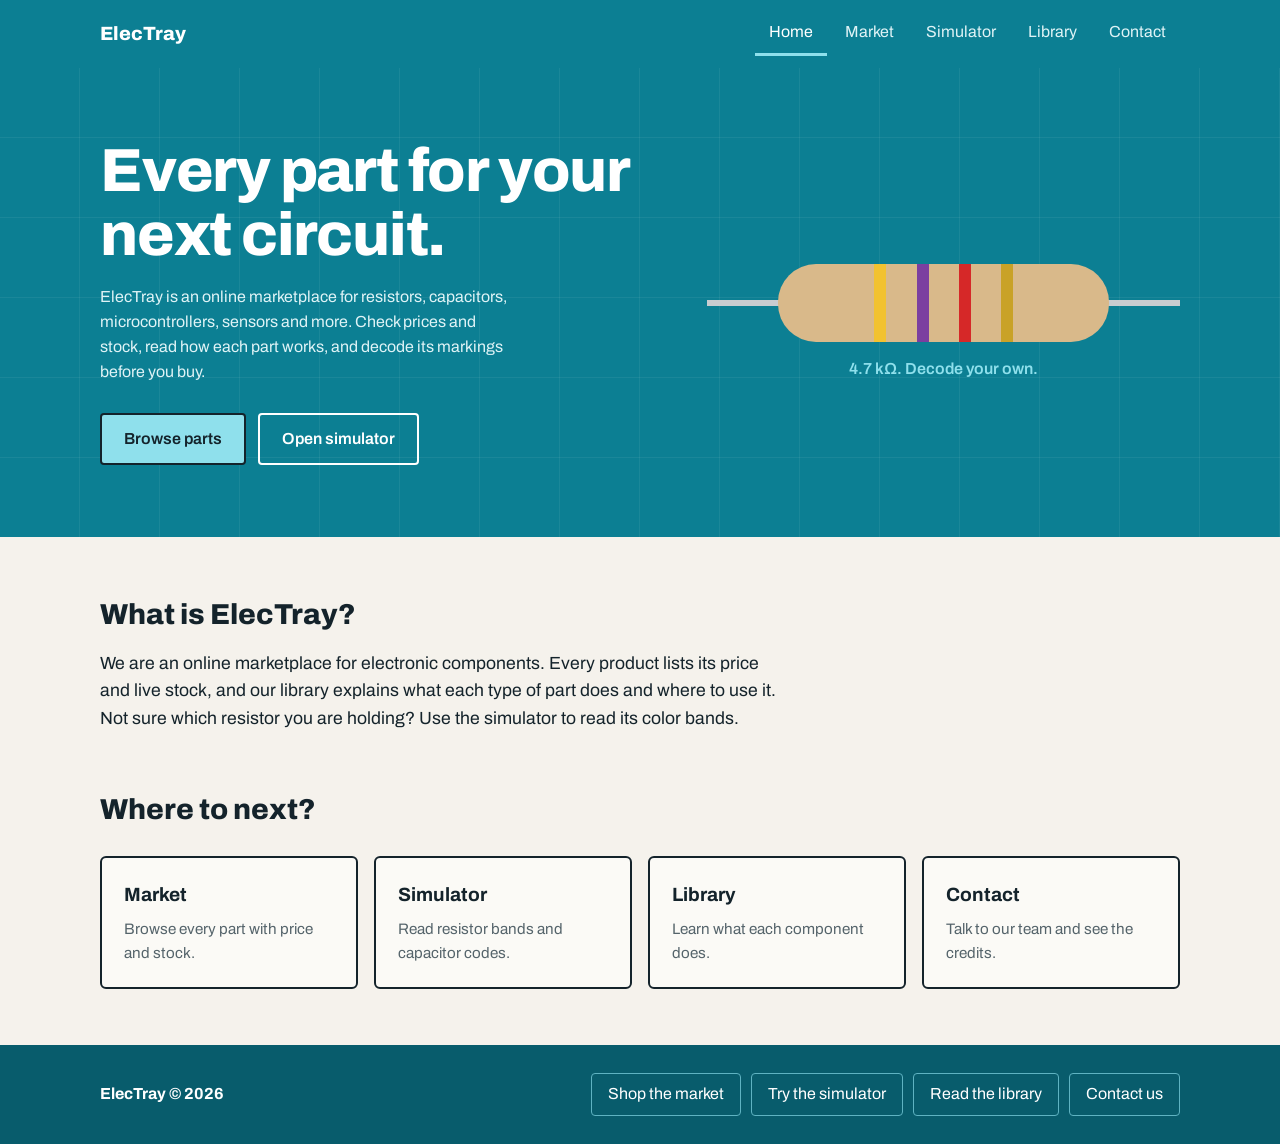
<file: index.html>
<!DOCTYPE html>
<html lang="en">
<head>
<meta charset="UTF-8">
<meta name="viewport" content="width=device-width, initial-scale=1">
<title>Home | ElecTray</title>
<link rel="stylesheet" href="styling-main.css">
</head>
<body>
<!-- navbar section -->
<nav id="navbar"></nav>

<main>
<!-- hero section -->
<section class="hero">
  <div class="wrap">
    <div>
      <h1>Every part for your next circuit.</h1>
      <p>ElecTray is an online marketplace for resistors, capacitors, microcontrollers, sensors and more. Check prices and stock, read how each part works, and decode its markings before you buy.</p>
      <div class="hero-actions">
        <a class="btn" href="market.html">Browse parts</a>
        <a class="btn ghost" href="simulator.html">Open simulator</a>
      </div>
    </div>
    <a class="resistor" href="simulator.html" aria-label="Open the resistor simulator">
      <div class="res-body"><i style="background:#f2c230"></i><i style="background:#7b3fa0"></i><i style="background:#d62828"></i><i style="background:#c9a227"></i></div>
      <span class="res-caption">4.7 kΩ. Decode your own.</span>
    </a>
  </div>
</section>

<!-- about section -->
<section class="section">
  <div class="wrap">
    <h2>What is ElecTray?</h2>
    <p class="about">We are an online marketplace for electronic components. Every product lists its price and live stock, and our library explains what each type of part does and where to use it. Not sure which resistor you are holding? Use the simulator to read its color bands.</p>
  </div>
</section>

<!-- shortcuts section -->
<section class="section" style="padding-top:0">
  <div class="wrap">
    <h2>Where to next?</h2>
    <div class="paths">
      <a class="path" href="market.html"><h3>Market</h3><span>Browse every part with price and stock.</span></a>
      <a class="path" href="simulator.html"><h3>Simulator</h3><span>Read resistor bands and capacitor codes.</span></a>
      <a class="path" href="library.html"><h3>Library</h3><span>Learn what each component does.</span></a>
      <a class="path" href="contact.html"><h3>Contact</h3><span>Talk to our team and see the credits.</span></a>
    </div>
  </div>
</section>
</main>

<!-- footer section -->
<footer id="footer"></footer>
<script src="functing-layout.js"></script>
</body>
</html>
</file>
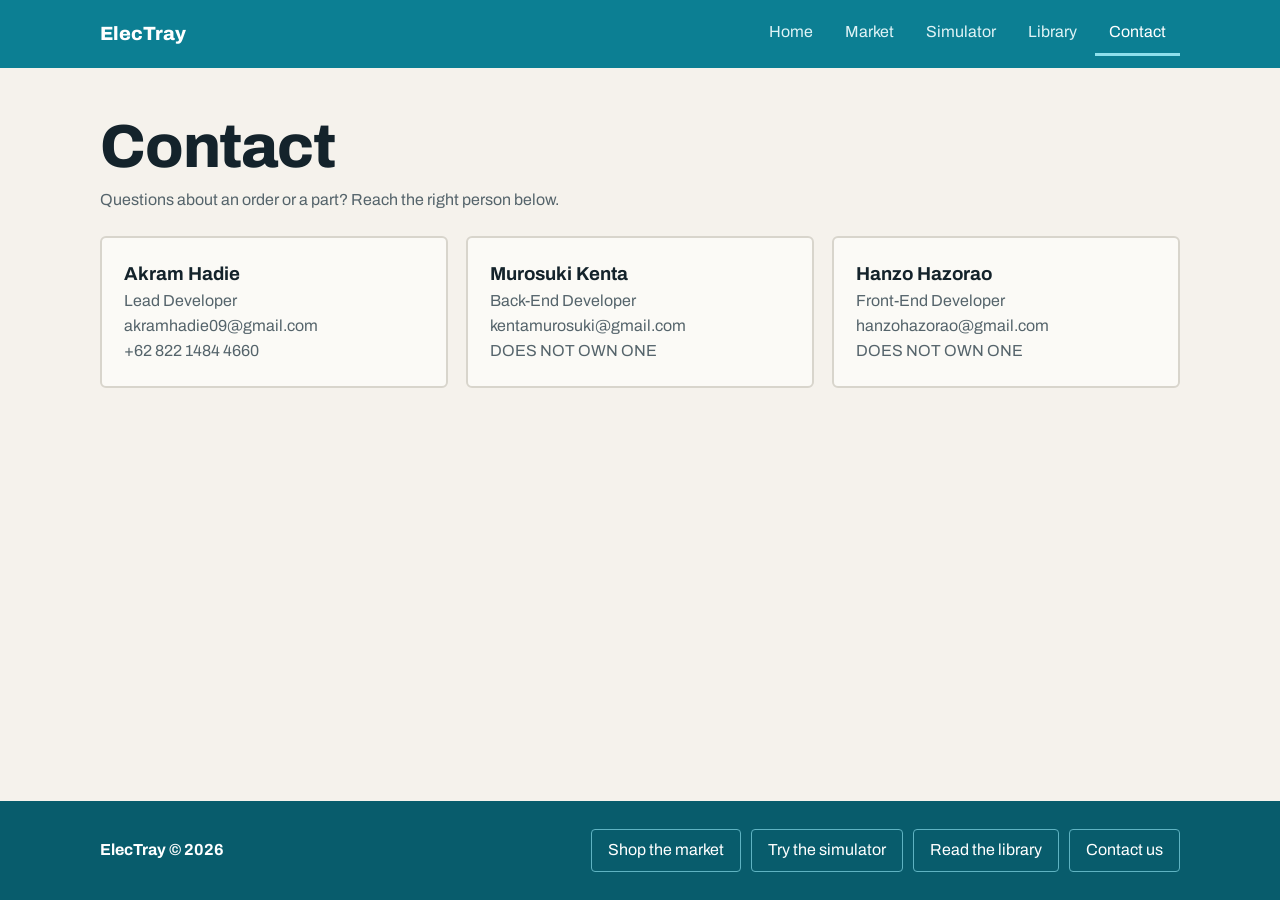
<file: contact.html>
<!DOCTYPE html>
<html lang="en">
<head>
<meta charset="UTF-8">
<meta name="viewport" content="width=device-width, initial-scale=1">
<title>Contact | ElecTray</title>
<link rel="stylesheet" href="styling-main.css">
</head>
<body>
<!-- navbar section -->
<nav id="navbar"></nav>

<main>
<!-- contact section -->
<div class="wrap">
  <div class="page-head">
    <h1>Contact</h1>
    <p>Questions about an order or a part? Reach the right person below.</p>
  </div>
  <div class="people">
    <div class="person"><h3>Akram Hadie</h3><p>Lead Developer</p><p>akramhadie09@gmail.com</p><p>+62 822 1484 4660</p></div>
    <div class="person"><h3>Murosuki Kenta</h3><p>Back-End Developer</p><p>kentamurosuki@gmail.com</p><p>DOES NOT OWN ONE</p></div>
    <div class="person"><h3>Hanzo Hazorao</h3><p>Front-End Developer</p><p>hanzohazorao@gmail.com</p><p>DOES NOT OWN ONE</p></div>
  </div>

</div>
</main>

<!-- footer section -->
<footer id="footer"></footer>
<script src="functing-layout.js"></script>
</body>
</html>
</file>
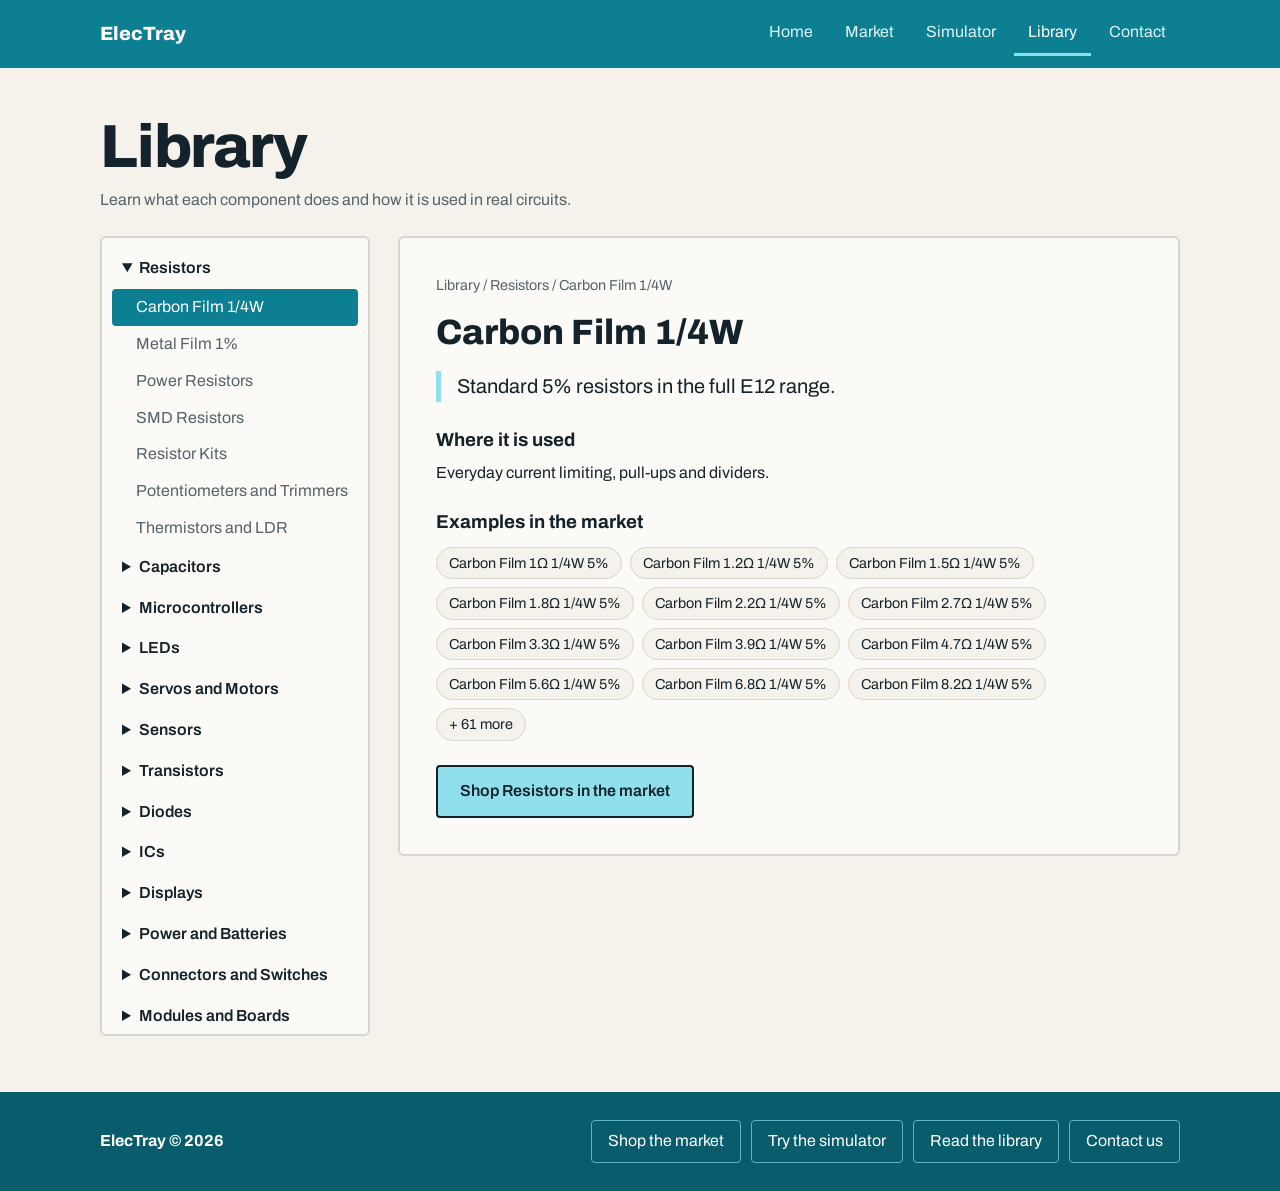
<file: library.html>
<!DOCTYPE html>
<html lang="en">
<head>
<meta charset="UTF-8">
<meta name="viewport" content="width=device-width, initial-scale=1">
<title>Library | ElecTray</title>
<link rel="stylesheet" href="styling-main.css">
</head>
<body>
<!-- navbar section -->
<nav id="navbar"></nav>

<main>
<!-- library section -->
<div class="wrap">
  <div class="page-head">
    <h1>Library</h1>
    <p>Learn what each component does and how it is used in real circuits.</p>
  </div>
  <div id="library" class="lib"></div>
</div>
</main>

<!-- footer section -->
<footer id="footer"></footer>
<script src="functing-layout.js"></script>
<script src="functing-data.js"></script>
<script src="functing-library.js"></script>
</body>
</html>
</file>
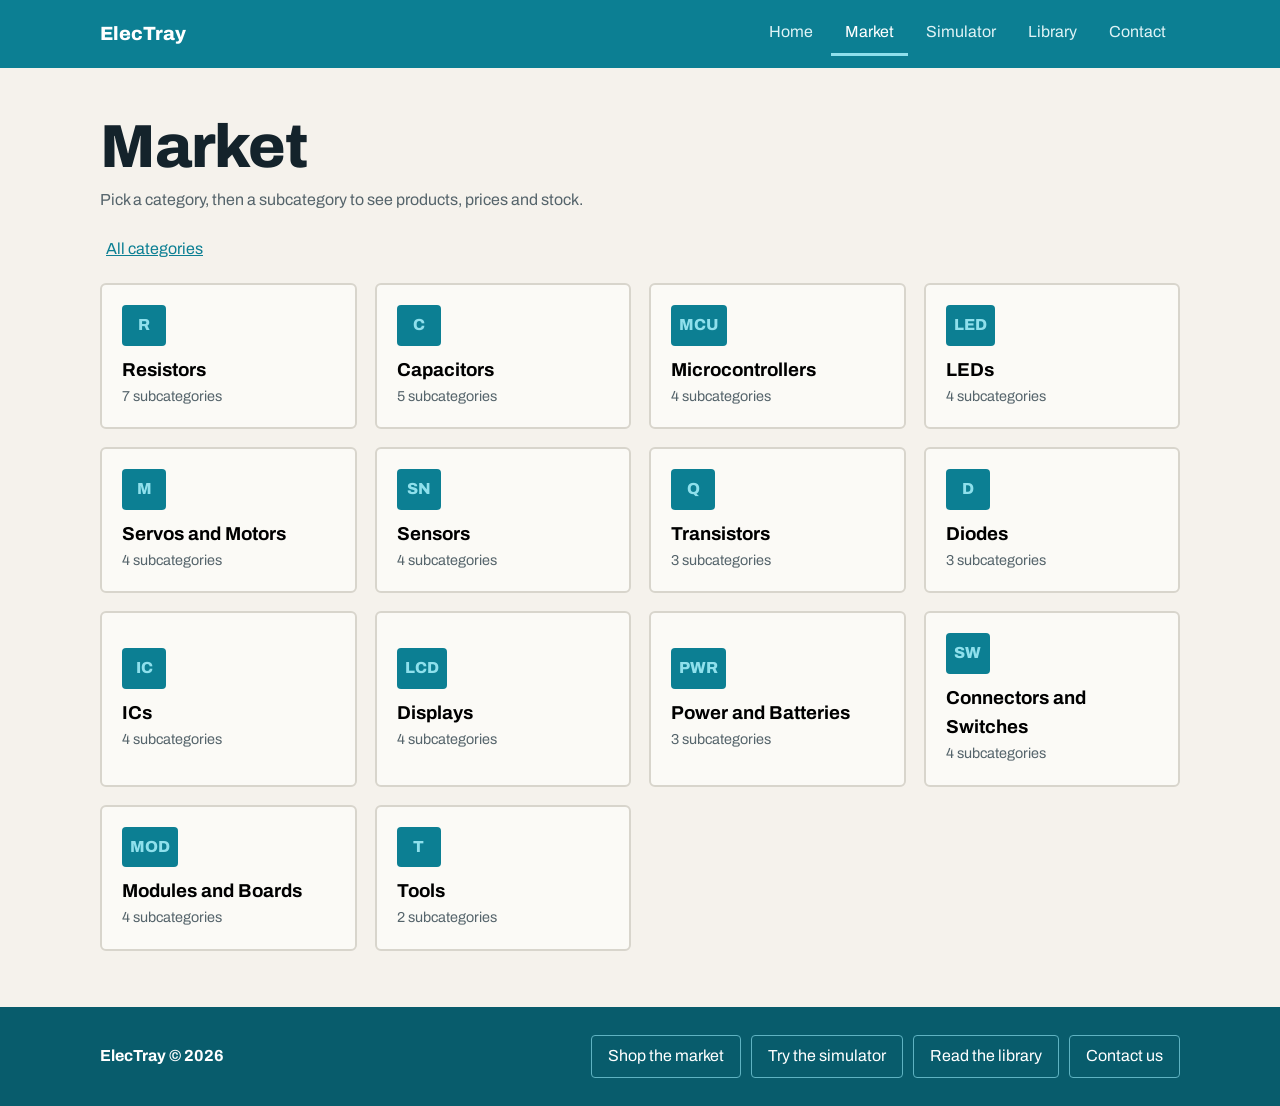
<file: market.html>
<!DOCTYPE html>
<html lang="en">
<head>
<meta charset="UTF-8">
<meta name="viewport" content="width=device-width, initial-scale=1">
<title>Market | ElecTray</title>
<link rel="stylesheet" href="styling-main.css">
</head>
<body>
<!-- navbar section -->
<nav id="navbar"></nav>

<main>
<!-- market section -->
<div class="wrap">
  <div class="page-head">
    <h1>Market</h1>
    <p>Pick a category, then a subcategory to see products, prices and stock.</p>
  </div>
  <div id="browser"></div>
</div>
</main>

<!-- footer section -->
<footer id="footer"></footer>
<script src="functing-layout.js"></script>
<script src="functing-data.js"></script>
<script src="functing-resistor.js"></script>
<script src="functing-browse.js"></script>
<script src="functing-picker.js"></script>
<script src="functing-market.js"></script>
</body>
</html>
</file>
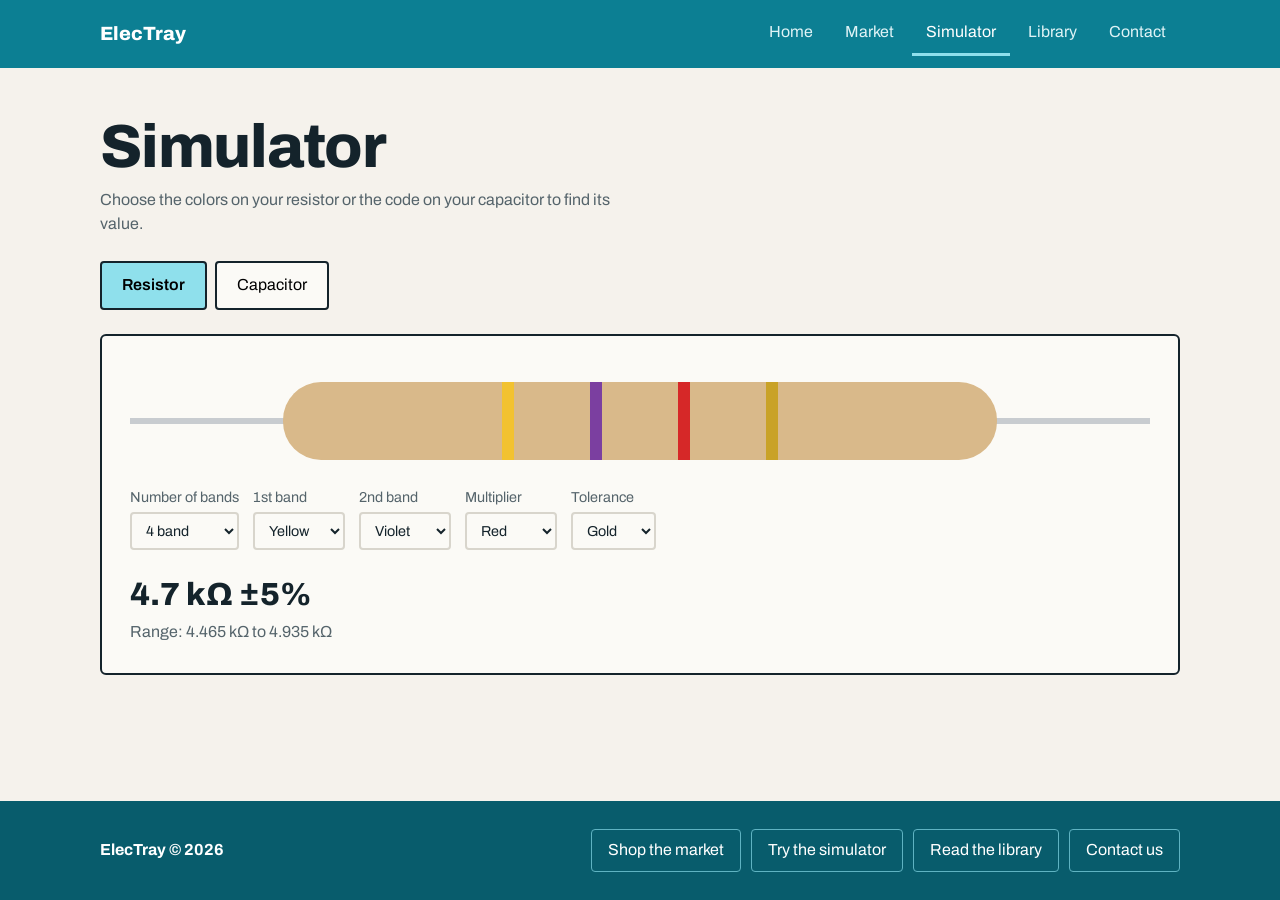
<file: simulator.html>
<!DOCTYPE html>
<html lang="en">
<head>
<meta charset="UTF-8">
<meta name="viewport" content="width=device-width, initial-scale=1">
<title>Simulator | ElecTray</title>
<link rel="stylesheet" href="styling-main.css">
</head>
<body>
<!-- navbar section -->
<nav id="navbar"></nav>

<main>
<!-- simulator section -->
<div class="wrap">
  <div class="page-head">
    <h1>Simulator</h1>
    <p>Choose the colors on your resistor or the code on your capacitor to find its value.</p>
  </div>

  <div class="tabs">
    <button class="on" data-panel="resistor-panel">Resistor</button>
    <button data-panel="capacitor-panel">Capacitor</button>
  </div>

  <!-- resistor panel -->
  <div class="panel" id="resistor-panel">
    <div class="resistor" style="margin:12px 0 12px"><div class="res-body" id="res-body"></div></div>
    <div id="res-picker"></div>
    <div class="result" id="res-result"></div>
    <div class="sub-result" id="res-sub"></div>
  </div>

  <!-- capacitor panel -->
  <div class="panel" id="capacitor-panel" hidden>
    <div class="tabs">
      <button class="on" data-panel="cap-search">Search by code</button>
      <button data-panel="cap-pick">Pick a capacity</button>
    </div>
    <div id="cap-search">
      <div class="controls">
        <label>Code printed on the capacitor
          <input id="cap-code" placeholder="e.g. 104" maxlength="3" inputmode="numeric">
        </label>
        <label>Tolerance letter
          <select id="cap-tol"></select>
        </label>
      </div>
      <div class="result" id="cap-result"></div>
      <div class="sub-result" id="cap-sub"></div>
    </div>
    <div id="cap-pick" hidden>
      <div class="controls">
        <label>Capacitance
          <select id="pick-value"></select>
        </label>
        <label>Tolerance letter
          <select id="pick-tol"></select>
        </label>
      </div>
      <div class="result" id="pick-result"></div>
      <div class="sub-result" id="pick-sub"></div>
    </div>
  </div>
</div>
</main>

<!-- footer section -->
<footer id="footer"></footer>
<script src="functing-layout.js"></script>
<script src="functing-resistor.js"></script>
<script src="functing-simulator.js"></script>
</body>
</html>
</file>
<file: styling-main.css>
@import url('https://fonts.googleapis.com/css2?family=Archivo:wght@400;600;800&display=swap');

/* base */
:root{--bg:#f5f2ec;--ink:#14232b;--board:#0c7f93;--board-d:#085c6c;--mask:#8fe0ec;--line:#d8d5cc;--card:#fbfaf6;--muted:#55646b}
*{box-sizing:border-box;margin:0}
body{font-family:Archivo,system-ui,sans-serif;background:var(--bg);color:var(--ink);line-height:1.55;min-height:100vh;display:flex;flex-direction:column}
main{flex:1}
a{color:inherit}
button{font:inherit;cursor:pointer}
:focus-visible{outline:3px solid var(--mask);outline-offset:2px}
.wrap{max-width:1120px;margin:0 auto;padding:0 20px}
h1{font-size:clamp(2.2rem,5vw,3.8rem);line-height:1.05;font-weight:800;letter-spacing:-.02em}
h2{font-size:1.8rem;font-weight:800;margin-bottom:12px}
.page-head{padding:48px 0 24px}
.page-head p{color:var(--muted);max-width:60ch;margin-top:8px}

/* navbar */
#navbar{background:var(--board);position:sticky;top:0;z-index:10}
#navbar .wrap{display:flex;align-items:center;justify-content:space-between;flex-wrap:wrap;gap:8px;padding-top:12px;padding-bottom:12px}
.brand{color:#fff;font-weight:800;font-size:1.2rem;text-decoration:none}
.links{display:flex;gap:4px;flex-wrap:wrap}
.links a{color:#dff3f6;text-decoration:none;padding:8px 14px;border-bottom:3px solid transparent}
.links a:hover{color:#fff}
.links a.active{color:#fff;border-bottom-color:var(--mask)}

/* buttons */
.btn{display:inline-block;background:var(--mask);color:var(--ink);font-weight:600;text-decoration:none;padding:12px 22px;border:2px solid var(--ink);border-radius:4px;transition:transform .15s}
.btn:hover{transform:translateY(-2px)}
.btn.ghost{background:transparent;color:inherit;border-color:currentColor}

/* hero */
.hero{background:var(--board);color:#fff;padding:72px 0;background-image:repeating-linear-gradient(90deg,transparent 0 79px,rgba(255,255,255,.06) 79px 80px),repeating-linear-gradient(0deg,transparent 0 79px,rgba(255,255,255,.06) 79px 80px)}
.hero .wrap{display:grid;grid-template-columns:1.2fr 1fr;gap:40px;align-items:center}
.hero p{margin:18px 0 28px;max-width:46ch;color:#dff3f6}
.hero .btn.ghost{color:#fff}
.hero-actions{display:flex;gap:12px;flex-wrap:wrap}
.resistor{position:relative;height:90px;display:flex;align-items:center;justify-content:center;text-decoration:none}
.resistor::before{content:"";position:absolute;left:0;right:0;top:50%;height:6px;background:#c8ccd0;transform:translateY(-50%)}
.res-body{position:relative;width:70%;height:78px;background:#d9b98a;border-radius:38px;display:flex;justify-content:space-evenly;align-items:stretch;padding:0 14%;overflow:hidden;transition:transform .2s}
.resistor:hover .res-body{transform:scale(1.06) rotate(-2deg)}
.res-body i{width:12px;display:block}
.res-caption{position:absolute;bottom:-34px;font-weight:600;color:var(--mask)}

/* home sections */
.section{padding:56px 0}
.about{max-width:68ch;font-size:1.1rem}
.paths{display:grid;grid-template-columns:repeat(4,1fr);gap:16px;margin-top:24px}
.path{background:var(--card);border:2px solid var(--ink);border-radius:6px;padding:22px;text-decoration:none;display:flex;flex-direction:column;gap:8px;transition:background .15s,transform .15s}
.path:hover{background:var(--mask);transform:translateY(-4px)}
.path h3{font-size:1.2rem}
.path span{color:var(--muted);font-size:.95rem}
.path:hover span{color:var(--ink)}

/* browser */
.crumbs{display:flex;gap:8px;align-items:center;margin-bottom:20px;flex-wrap:wrap}
.crumbs button{background:none;border:0;text-decoration:underline;color:var(--board)}
.grid{display:grid;gap:18px;margin-bottom:56px}
.cols-4{grid-template-columns:repeat(4,1fr)}
.cols-3{grid-template-columns:repeat(3,1fr)}
.tile{background:var(--card);border:2px solid var(--line);border-radius:6px;padding:20px;text-align:left;transition:border-color .15s}
.tile:hover{border-color:var(--board)}
.tile-icon{display:inline-block;background:var(--board);color:var(--mask);font-weight:800;min-width:44px;padding:8px;text-align:center;border-radius:4px;margin-bottom:10px}
.tile p{color:var(--muted);font-size:.9rem}
.product{background:var(--card);border:2px solid var(--line);border-radius:6px;overflow:hidden}
.product h4{padding:14px 16px 4px}
.row{display:flex;justify-content:space-between;align-items:center;padding:4px 16px 16px}
.price{font-weight:800;font-size:1.15rem}
.stock{font-size:.85rem;padding:3px 10px;border-radius:20px}
.stock.in{background:#d8efe3;color:#12603a}
.stock.out{background:#f6d9d9;color:#8a1f1f}
.doc{background:var(--card);border-left:6px solid var(--board);padding:26px;max-width:760px;margin-bottom:56px}
.doc h3{margin:12px 0 4px}

/* simulator */
.tabs{display:flex;gap:8px;margin-bottom:24px}
.tabs button{padding:10px 20px;border:2px solid var(--ink);background:var(--card);border-radius:4px}
.tabs button.on{background:var(--mask);font-weight:600}
.panel{background:var(--card);border:2px solid var(--ink);border-radius:6px;padding:28px;margin-bottom:56px}
.controls{display:flex;gap:14px;flex-wrap:wrap;margin:20px 0}
.controls label{display:flex;flex-direction:column;font-size:.9rem;gap:4px;color:var(--muted)}
select,input{font:inherit;padding:8px 10px;border:2px solid var(--line);border-radius:4px;background:var(--card);color:var(--ink)}
.result{font-size:2rem;font-weight:800;margin-top:12px}
.sub-result{color:var(--muted)}

/* contact */
.people{display:grid;grid-template-columns:repeat(3,1fr);gap:18px;margin-bottom:40px}
.person{background:var(--card);border:2px solid var(--line);border-radius:6px;padding:22px}
.person p{color:var(--muted)}
.credits{background:var(--card);border-left:6px solid var(--mask);padding:22px;margin-bottom:56px}
.credits li{margin-left:18px}

/* footer */
#footer{background:var(--board-d);color:#dff3f6;padding:28px 0}
#footer .wrap{display:flex;justify-content:space-between;align-items:center;flex-wrap:wrap;gap:14px}
#footer strong{color:#fff}
.foot-btns{display:flex;gap:10px;flex-wrap:wrap}
.foot-btns a{border:1px solid #5fb3c2;padding:8px 16px;border-radius:4px;text-decoration:none;color:#fff}
.foot-btns a:hover{background:var(--mask);color:var(--ink);border-color:var(--mask)}

/* responsive */
@media(max-width:900px){.hero .wrap{grid-template-columns:1fr}.paths,.cols-4{grid-template-columns:repeat(2,1fr)}.cols-3,.people{grid-template-columns:repeat(2,1fr)}}
@media(max-width:560px){.paths,.cols-4,.cols-3,.people{grid-template-columns:1fr}}

/* link tiles */
a.tile{display:block;text-decoration:none;color:inherit}
.crumbs a{color:var(--board)}

/* market additions */
[hidden]{display:none !important}
.picker{background:var(--card);border:2px solid var(--ink);border-radius:6px;padding:22px;margin-bottom:28px}
.picker p{color:var(--muted)}
.swatch{display:flex;gap:10px;flex-wrap:wrap;margin:14px 0}
.sw-cell{display:flex;flex-direction:column;align-items:center;gap:4px;width:70px;text-align:center;color:var(--muted)}
.sw-color{width:44px;height:44px;border:2px solid var(--ink);border-radius:4px}
.pk-result .result{font-size:1.5rem;margin:6px 0}
.band-fields{display:contents}
.tabs .on{background:var(--mask)}

/* market card */
.product{padding:16px 0 0}
.product h4{padding:0 16px 2px}
.tag{padding:0 16px;color:var(--muted);font-size:.85rem}
.product .row{padding-top:12px}

/* library layout */
.lib{display:grid;grid-template-columns:270px 1fr;gap:28px;align-items:start;margin-bottom:56px}
.lib-nav{background:var(--card);border:2px solid var(--line);border-radius:6px;padding:10px;position:sticky;top:76px;max-height:calc(100vh - 100px);overflow:auto}
.lib-nav summary{cursor:pointer;font-weight:600;padding:8px 10px;border-radius:4px}
.lib-nav summary:hover{background:var(--bg)}
.lib-nav button{display:block;width:100%;text-align:left;background:none;border:0;padding:6px 10px 6px 24px;border-radius:4px;color:var(--muted)}
.lib-nav button:hover{color:var(--ink)}
.lib-nav button.on{background:var(--board);color:#fff}
.lib-article{background:var(--card);border:2px solid var(--line);border-radius:6px;padding:36px}
.lib-path{color:var(--muted);font-size:.9rem;margin-bottom:8px}
.lib-article h2{font-size:2.2rem}
.lead{font-size:1.25rem;margin:12px 0 24px;padding-left:16px;border-left:5px solid var(--mask)}
.lib-article h3{margin:22px 0 6px}
.chips{display:flex;flex-wrap:wrap;gap:8px;margin:10px 0 24px}
.chips span{background:var(--bg);border:1px solid var(--line);border-radius:20px;padding:4px 12px;font-size:.9rem}
@media(max-width:800px){.lib{grid-template-columns:1fr}.lib-nav{position:static;max-height:none}}
</file>
